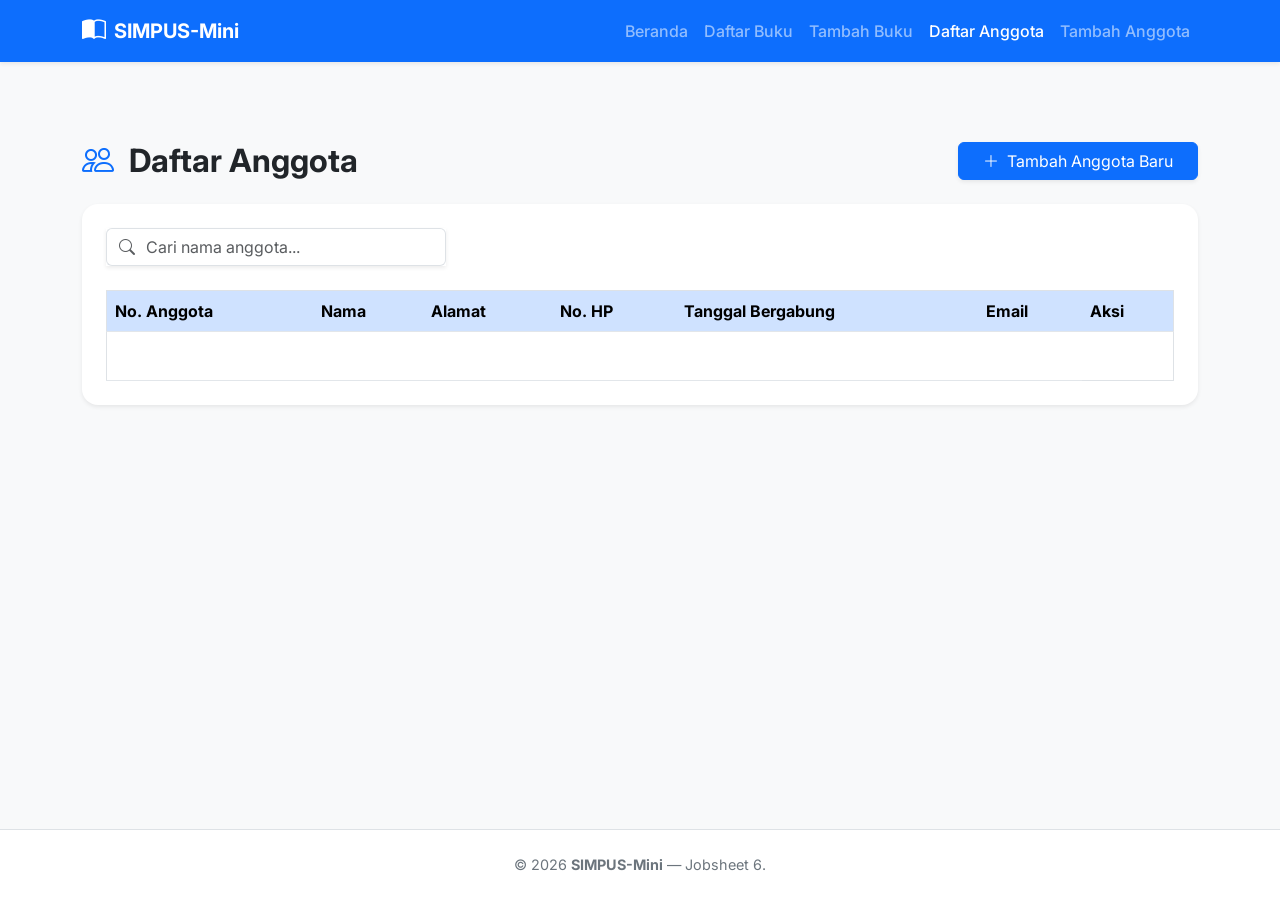
<file: anggota/list.html>
<!doctype html>
<html lang="id">
<head>
    <meta charset="UTF-8" />
    <meta name="viewport" content="width=device-width, initial-scale=1.0" />
    <title>SIMPUS-Mini | Daftar Anggota</title>
    <link rel="preconnect" href="https://fonts.googleapis.com">
    <link rel="preconnect" href="https://fonts.gstatic.com" crossorigin>
    <link href="https://fonts.googleapis.com/css2?family=Inter:wght@300;400;500;600;700&display=swap" rel="stylesheet">
    <link href="https://cdn.jsdelivr.net/npm/bootstrap@5.3.3/dist/css/bootstrap.min.css" rel="stylesheet" />
    <link rel="stylesheet" href="https://cdn.jsdelivr.net/npm/bootstrap-icons@1.11.3/font/bootstrap-icons.min.css">
    <link rel="stylesheet" href="../assets/css/style.css" />
</head>
<body class="bg-light">
    <header class="navbar navbar-expand-lg bg-primary sticky-top shadow-sm" data-bs-theme="dark">
        <div class="container">
            <a class="navbar-brand fw-bold d-flex align-items-center gap-2" href="../index.html">
                <i class="bi bi-book-half fs-4"></i> SIMPUS-Mini
            </a>
            <button class="navbar-toggler border-0" type="button" data-bs-toggle="collapse" data-bs-target="#navMenu" aria-controls="navMenu" aria-expanded="false" aria-label="Toggle navigation">
                <span class="navbar-toggler-icon"></span>
            </button>
            <div class="collapse navbar-collapse" id="navMenu">
                <ul class="navbar-nav ms-auto fw-medium">
                    <li class="nav-item"><a class="nav-link" href="../index.html">Beranda</a></li>
                    <li class="nav-item"><a class="nav-link" href="../buku/list.html">Daftar Buku</a></li>
                    <li class="nav-item"><a class="nav-link" href="../buku/tambah.html">Tambah Buku</a></li>
                    <li class="nav-item"><a class="nav-link active" href="list.html">Daftar Anggota</a></li>
                    <li class="nav-item"><a class="nav-link" href="tambah.html">Tambah Anggota</a></li>
                </ul>
            </div>
        </div>
    </header>

    <main class="container py-5">
        <div class="d-flex flex-column flex-md-row justify-content-between align-items-md-center mb-4 gap-3">
            <h2 class="fw-bold mb-0 text-dark">
                <i class="bi bi-people text-primary me-2"></i> Daftar Anggota
            </h2>
            <a href="tambah.html" class="btn btn-primary shadow-sm px-4">
                <i class="bi bi-plus-lg me-1"></i> Tambah Anggota Baru
            </a>
        </div>
        
        <div class="card border-0 shadow-sm rounded-4">
            <div class="card-body p-4">
                <div class="row mb-4">
                    <div class="col-md-6 col-lg-4">
                        <div class="input-group shadow-sm">
                            <span class="input-group-text bg-white border-end-0" id="search-icon">
                                <i class="bi bi-search text-muted"></i>
                            </span>
                            <input type="text" id="search-input" class="form-control border-start-0 ps-0" placeholder="Cari nama anggota..." aria-describedby="search-icon">
                        </div>
                    </div>
                </div>
                
                <div class="table-responsive">
                    <table class="table table-hover align-middle border text-nowrap mb-0">
                        <thead class="table-primary text-center">
                            <tr>
                                <th>No. Anggota</th>
                                <th class="text-start">Nama</th>
                                <th>Alamat</th>
                                <th>No. HP</th>
                                <th>Tanggal Bergabung</th>
                                <th>Email</th>
                                <th>Aksi</th>
                            </tr>
                        </thead>
                        <tbody class="text-center">
                            <tr id="loading-row">
                                <td colspan="6" class="text-center py-4">
                                    <div id="loading-indicator" class="text-secondary" style="display:none;">
                                        <div class="spinner-border spinner-border-sm me-2" role="status"></div>
                                        <span>Memuat data...</span>
                                    </div>
                                </td>
                            </tr>
                        </tbody>
                    </table>
                </div>
            </div>
        </div>
    </main>

    <footer class="mt-auto py-4 text-center text-secondary border-top bg-white">
        <div class="container">
            <p class="mb-0">&copy; 2026 <strong>SIMPUS-Mini</strong> &mdash; Jobsheet 6.</p>
        </div>
    </footer>

    <script src="https://cdn.jsdelivr.net/npm/bootstrap@5.3.3/dist/js/bootstrap.bundle.min.js"></script>
    <script src="../assets/js/app.js"></script>
    <script src="../assets/js/anggota.js"></script>
</body>
</html>
</file>
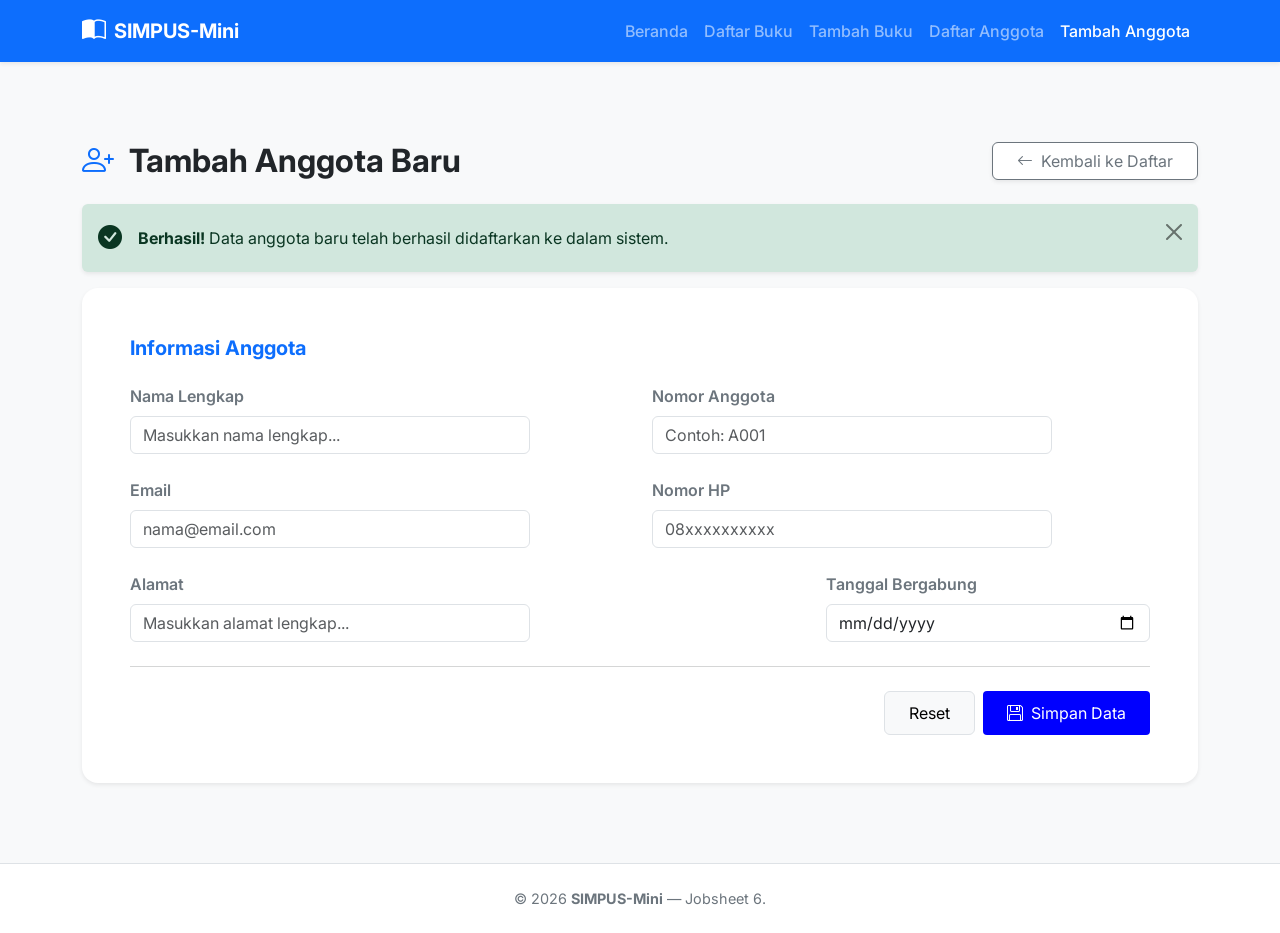
<file: anggota/tambah.html>
<!doctype html>
<html lang="id">
<head>
    <meta charset="UTF-8" />
    <meta name="viewport" content="width=device-width, initial-scale=1.0" />
    <title>SIMPUS-Mini | Tambah Anggota</title>
    <link rel="preconnect" href="https://fonts.googleapis.com">
    <link rel="preconnect" href="https://fonts.gstatic.com" crossorigin>
    <link href="https://fonts.googleapis.com/css2?family=Inter:wght@300;400;500;600;700&display=swap" rel="stylesheet">
    <link href="https://cdn.jsdelivr.net/npm/bootstrap@5.3.3/dist/css/bootstrap.min.css" rel="stylesheet" />
    <link rel="stylesheet" href="https://cdn.jsdelivr.net/npm/bootstrap-icons@1.11.3/font/bootstrap-icons.min.css">
    <link rel="stylesheet" href="../assets/css/style.css" />
</head>
<body class="bg-light">
    <header class="navbar navbar-expand-lg bg-primary sticky-top shadow-sm" data-bs-theme="dark">
        <div class="container">
            <a class="navbar-brand fw-bold d-flex align-items-center gap-2" href="../index.html">
                <i class="bi bi-book-half fs-4"></i> SIMPUS-Mini
            </a>
            <button class="navbar-toggler border-0" type="button" data-bs-toggle="collapse" data-bs-target="#navMenu" aria-controls="navMenu" aria-expanded="false" aria-label="Toggle navigation">
                <span class="navbar-toggler-icon"></span>
            </button>
            <div class="collapse navbar-collapse" id="navMenu">
                <ul class="navbar-nav ms-auto fw-medium">
                    <li class="nav-item"><a class="nav-link" href="../index.html">Beranda</a></li>
                    <li class="nav-item"><a class="nav-link" href="../buku/list.html">Daftar Buku</a></li>
                    <li class="nav-item"><a class="nav-link" href="../buku/tambah.html">Tambah Buku</a></li>
                    <li class="nav-item"><a class="nav-link" href="list.html">Daftar Anggota</a></li>
                    <li class="nav-item"><a class="nav-link active" href="tambah.html">Tambah Anggota</a></li>
                </ul>
            </div>
        </div>
    </header>

    <main class="container py-5">
        <div class="d-flex flex-column flex-md-row justify-content-between align-items-md-center mb-4 gap-3">
            <h2 class="fw-bold mb-0 text-dark">
                <i class="bi bi-person-plus text-primary me-2"></i> Tambah Anggota Baru
            </h2>
            <a href="list.html" class="btn btn-outline-secondary shadow-sm px-4 bg-white">
                <i class="bi bi-arrow-left me-1"></i> Kembali ke Daftar
            </a>
        </div>

        <div class="alert alert-success alert-dismissible fade show shadow-sm border-0 d-flex align-items-center" role="alert">
            <i class="bi bi-check-circle-fill fs-4 me-3"></i>
            <div>
                <strong>Berhasil!</strong> Data anggota baru telah berhasil didaftarkan ke dalam sistem.
            </div>
            <button type="button" class="btn-close" data-bs-dismiss="alert" aria-label="Close"></button>
        </div>

        <div class="card border-0 shadow-sm rounded-4">
            <div class="card-body p-4 p-md-5">
                <h5 class="card-title text-primary fw-bold mb-4">Informasi Anggota</h5>
                
                <form id="form-tambah">
                    <div class="row g-4">
                        <div class="col-md-6">
                            <label for="nama" class="form-label fw-semibold text-secondary">Nama Lengkap</label>
                            <input type="text" class="form-control" id="nama" name="nama" placeholder="Masukkan nama lengkap..." required />
                        </div>
                        
                        <div class="col-md-6">
                            <label for="no_anggota" class="form-label fw-semibold text-secondary">Nomor Anggota</label>
                            <input type="text" class="form-control" id="no_anggota" name="no_anggota" placeholder="Contoh: A001" required />
                        </div>
                        
                        <div class="col-md-6">
                            <label for="email" class="form-label fw-semibold text-secondary">Email</label>
                            <input type="email" class="form-control" id="email" name="email" placeholder="nama@email.com" />
                        </div>
                        
                        <div class="col-md-6">
                            <label for="no_hp" class="form-label fw-semibold text-secondary">Nomor HP</label>
                            <input type="text" class="form-control" id="no_hp" name="no_hp" placeholder="08xxxxxxxxxx" />
                        </div>
                        
                        <div class="col-md-8">
                            <label for="alamat" class="form-label fw-semibold text-secondary">Alamat</label>
                            <input type="text" class="form-control" id="alamat" name="alamat" placeholder="Masukkan alamat lengkap..." />
                        </div>
                        
                        <div class="col-md-4">
                            <label for="tanggal_bergabung" class="form-label fw-semibold text-secondary">Tanggal Bergabung</label>
                            <input type="date" class="form-control" id="tanggal_bergabung" name="tanggal_bergabung" min="1990-01-01" max="2026-12-31" />
                        </div>
                    </div>

                    <hr class="my-4 text-muted">

                    <div class="d-flex justify-content-end gap-2">
                        <button type="reset" class="btn btn-light px-4 border">Reset</button>
                        <button type="submit" class="btn btn-primary px-4">
                            <i class="bi bi-floppy me-1"></i> Simpan Data
                        </button>
                    </div>
                </form>
            </div>
        </div>
    </main>

    <footer class="mt-auto py-4 text-center text-secondary border-top bg-white">
        <div class="container">
            <p class="mb-0">&copy; 2026 <strong>SIMPUS-Mini</strong> &mdash; Jobsheet 6.</p>
        </div>
    </footer>

    <script src="https://cdn.jsdelivr.net/npm/bootstrap@5.3.3/dist/js/bootstrap.bundle.min.js"></script>
    <script src="../assets/js/app.js"></script>
    <script src="../assets/js/buku.js"></script>
</body>
</html>
</file>
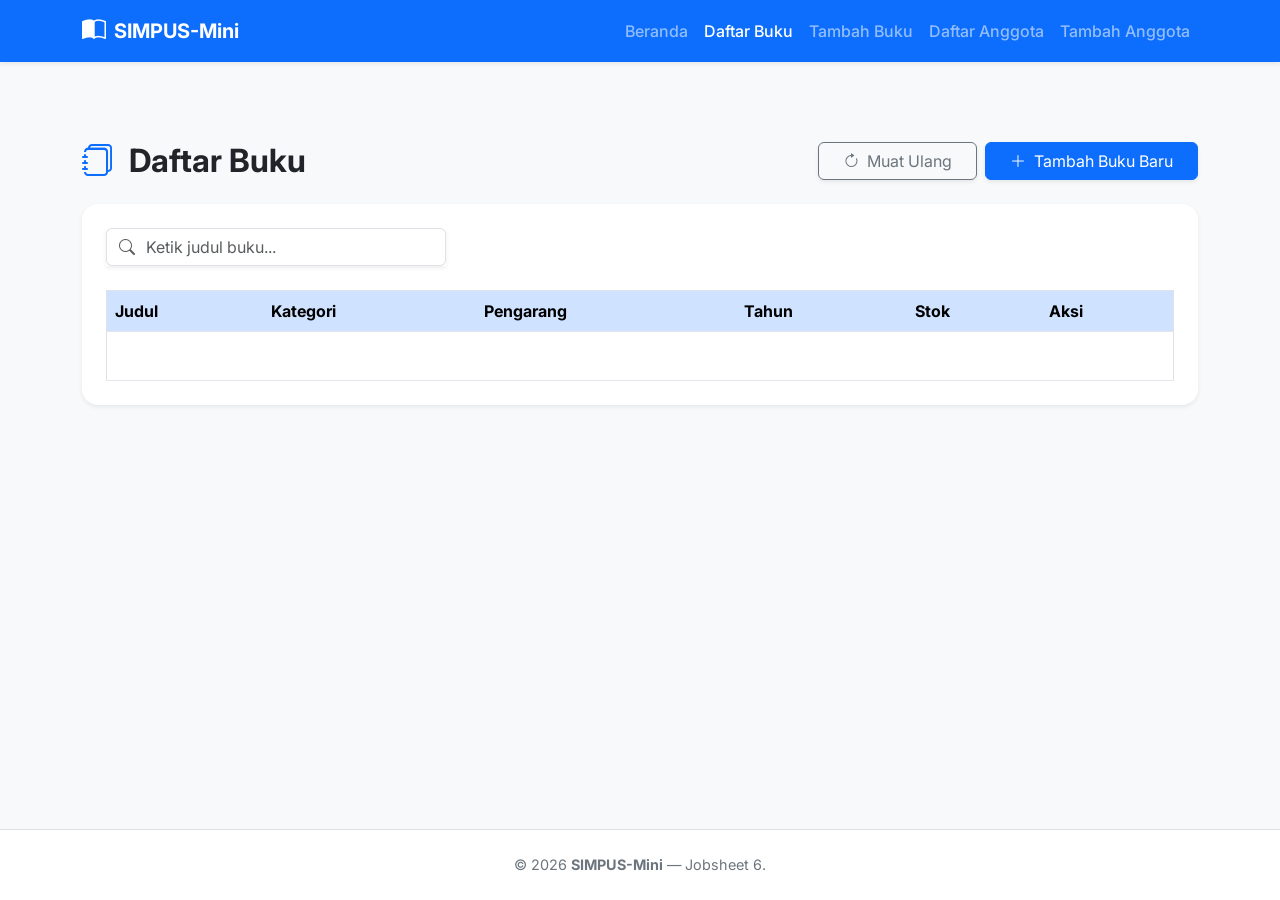
<file: buku/list.html>
<!doctype html>
<html lang="id">

<head>
    <meta charset="UTF-8" />
    <meta name="viewport" content="width=device-width, initial-scale=1.0" />
    <title>SIMPUS-Mini | Daftar Buku</title>
    
    <link rel="preconnect" href="https://fonts.googleapis.com">
    <link rel="preconnect" href="https://fonts.gstatic.com" crossorigin>
    <link href="https://fonts.googleapis.com/css2?family=Inter:wght@300;400;500;600;700&display=swap" rel="stylesheet">
    
    <link href="https://cdn.jsdelivr.net/npm/bootstrap@5.3.3/dist/css/bootstrap.min.css" rel="stylesheet" />
    <link rel="stylesheet" href="https://cdn.jsdelivr.net/npm/bootstrap-icons@1.11.3/font/bootstrap-icons.min.css">
    <link rel="stylesheet" href="../assets/css/style.css" />
</head>

<body class="bg-light">
    <header class="navbar navbar-expand-lg bg-primary sticky-top shadow-sm" data-bs-theme="dark">
        <div class="container">
            <a class="navbar-brand fw-bold d-flex align-items-center gap-2" href="../index.html">
                <i class="bi bi-book-half fs-4"></i> SIMPUS-Mini
            </a>
            <button class="navbar-toggler border-0" type="button" data-bs-toggle="collapse" data-bs-target="#navMenu"
                aria-controls="navMenu" aria-expanded="false" aria-label="Toggle navigation">
                <span class="navbar-toggler-icon"></span>
            </button>
            <div class="collapse navbar-collapse" id="navMenu">
                <ul class="navbar-nav ms-auto fw-medium">
                    <li class="nav-item"><a class="nav-link" href="../index.html">Beranda</a></li>
                    <li class="nav-item"><a class="nav-link active" href="list.html">Daftar Buku</a></li>
                    <li class="nav-item"><a class="nav-link" href="tambah.html">Tambah Buku</a></li>
                    <li class="nav-item"><a class="nav-link" href="../anggota/list.html">Daftar Anggota</a></li>
                    <li class="nav-item"><a class="nav-link" href="../anggota/tambah.html">Tambah Anggota</a></li>
                </ul>
            </div>
        </div>
    </header>

    <main class="container py-5">
        <div class="d-flex flex-column flex-md-row justify-content-between align-items-md-center mb-4 gap-3">
            <h2 class="fw-bold mb-0 text-dark">
                <i class="bi bi-journals text-primary me-2"></i> Daftar Buku
            </h2>
            <div class="d-flex gap-2">
                <button type="button" id="btn-muat-ulang" class="btn btn-outline-secondary shadow-sm px-4">
                    <i class="bi bi-arrow-clockwise me-1"></i> Muat Ulang
                </button>
                <a href="tambah.html" class="btn btn-primary shadow-sm px-4">
                    <i class="bi bi-plus-lg me-1"></i> Tambah Buku Baru
                </a>
            </div>
        </div>
        
        <div class="card border-0 shadow-sm rounded-4">
            <div class="card-body p-4">
                
                <div class="row mb-4">
                    <div class="col-md-6 col-lg-4">
                        <div class="input-group shadow-sm">
                            <span class="input-group-text bg-white border-end-0" id="search-icon">
                                <i class="bi bi-search text-muted"></i>
                            </span>
                            <input type="text" id="search-input" class="form-control border-start-0 ps-0" 
                                placeholder="Ketik judul buku..." aria-describedby="search-icon">
                        </div>
                    </div>
                </div>
                
                <div class="table-responsive">
                    <table class="table table-hover align-middle border text-nowrap mb-0">
                        <thead class="table-primary text-center">
                            <tr>
                                <th class="text-start">Judul</th>
                                <th>Kategori</th>
                                <th>Pengarang</th>
                                <th>Tahun</th>
                                <th>Stok</th>
                                <th>Aksi</th>
                            </tr>
                        </thead>
                        <tbody class="text-center">
                            <tr id="loading-row">
                                <td colspan="6" class="text-center py-4">
                                    <div id="loading-indicator" class="text-secondary" style="display:none;">
                                        <div class="spinner-border spinner-border-sm me-2" role="status"></div>
                                        <span>Memuat data...</span>
                                    </div>
                                </td>
                            </tr>
                        </tbody>
                    </table>
                </div>

            </div>
        </div>
    </main>

    <footer class="mt-auto py-4 text-center text-secondary border-top bg-white">
        <div class="container">
            <p class="mb-0">&copy; 2026 <strong>SIMPUS-Mini</strong> &mdash; Jobsheet 6.</p>
        </div>
    </footer>

    <script src="https://cdn.jsdelivr.net/npm/bootstrap@5.3.3/dist/js/bootstrap.bundle.min.js"></script>
    <script src="../assets/js/app.js"></script>
    <script src="../assets/js/buku.js"></script>
</body>

</html>
</file>
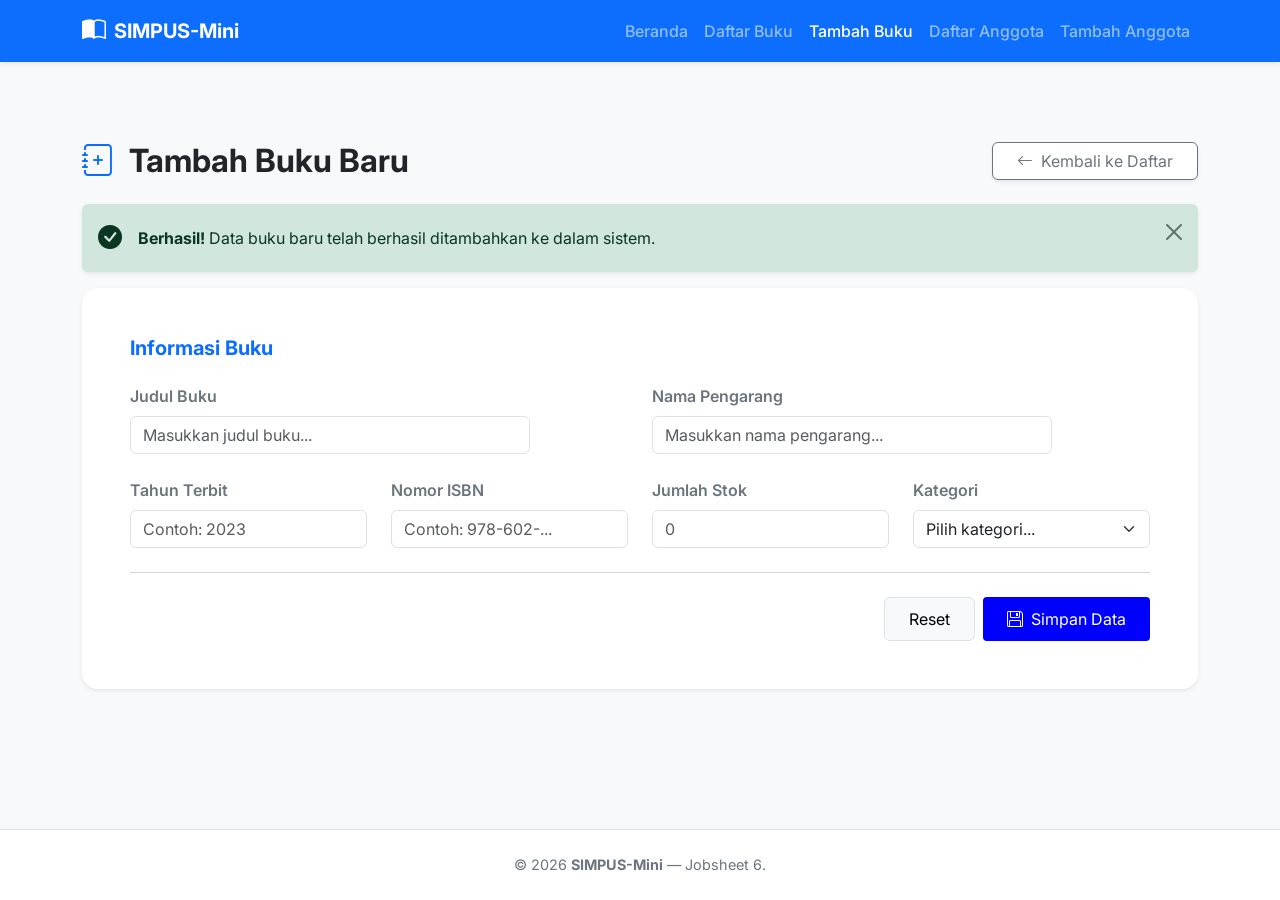
<file: buku/tambah.html>
<!doctype html>
<html lang="id">

<head>
    <meta charset="UTF-8" />
    <meta name="viewport" content="width=device-width, initial-scale=1.0" />
    <title>SIMPUS-Mini | Tambah Buku</title>
    
    <link rel="preconnect" href="https://fonts.googleapis.com">
    <link rel="preconnect" href="https://fonts.gstatic.com" crossorigin>
    <link href="https://fonts.googleapis.com/css2?family=Inter:wght@300;400;500;600;700&display=swap" rel="stylesheet">
    
    <link href="https://cdn.jsdelivr.net/npm/bootstrap@5.3.3/dist/css/bootstrap.min.css" rel="stylesheet" />
    
    <link rel="stylesheet" href="https://cdn.jsdelivr.net/npm/bootstrap-icons@1.11.3/font/bootstrap-icons.min.css">
    
    <link rel="stylesheet" href="../assets/css/style.css" />
</head>

<body class="bg-light">
    <header class="navbar navbar-expand-lg bg-primary sticky-top shadow-sm" data-bs-theme="dark">
        <div class="container">
            <a class="navbar-brand fw-bold d-flex align-items-center gap-2" href="../index.html">
                <i class="bi bi-book-half fs-4"></i> SIMPUS-Mini
            </a>
            <button class="navbar-toggler border-0" type="button" data-bs-toggle="collapse" data-bs-target="#navMenu"
                aria-controls="navMenu" aria-expanded="false" aria-label="Toggle navigation">
                <span class="navbar-toggler-icon"></span>
            </button>
            <div class="collapse navbar-collapse" id="navMenu">
                <ul class="navbar-nav ms-auto fw-medium">
                    <li class="nav-item"><a class="nav-link" href="../index.html">Beranda</a></li>
                    <li class="nav-item"><a class="nav-link" href="list.html">Daftar Buku</a></li>
                    <li class="nav-item"><a class="nav-link active" href="tambah.html">Tambah Buku</a></li>
                    <li class="nav-item"><a class="nav-link" href="../anggota/list.html">Daftar Anggota</a></li>
                    <li class="nav-item"><a class="nav-link" href="../anggota/tambah.html">Tambah Anggota</a></li>
                </ul>
            </div>
        </div>
    </header>

    <main class="container py-5">
        
        <div class="d-flex flex-column flex-md-row justify-content-between align-items-md-center mb-4 gap-3">
            <h2 class="fw-bold mb-0 text-dark">
                <i class="bi bi-journal-plus text-primary me-2"></i> Tambah Buku Baru
            </h2>
            <a href="list.html" class="btn btn-outline-secondary shadow-sm px-4 bg-white">
                <i class="bi bi-arrow-left me-1"></i> Kembali ke Daftar
            </a>
        </div>

        <div class="alert alert-success alert-dismissible fade show shadow-sm border-0 d-flex align-items-center" role="alert">
            <i class="bi bi-check-circle-fill fs-4 me-3"></i>
            <div>
                <strong>Berhasil!</strong> Data buku baru telah berhasil ditambahkan ke dalam sistem.
            </div>
            <button type="button" class="btn-close" data-bs-dismiss="alert" aria-label="Close"></button>
        </div>

        <div class="card border-0 shadow-sm rounded-4">
            <div class="card-body p-4 p-md-5">
                
                <h5 class="card-title text-primary fw-bold mb-4">Informasi Buku</h5>
                
                <form id="form-tambah">
                    <div class="row g-4">
                        <div class="col-md-6">
                            <label for="judul" class="form-label fw-semibold text-secondary">Judul Buku</label>
                            <input type="text" class="form-control" name="judul" id="judul" placeholder="Masukkan judul buku..." required />
                        </div>

                        <div class="col-md-6">
                            <label for="pengarang" class="form-label fw-semibold text-secondary">Nama Pengarang</label>
                            <input type="text" class="form-control" name="pengarang" id="pengarang" placeholder="Masukkan nama pengarang..." required />
                        </div>

                        <div class="col-md-6 col-lg-3">
                            <label for="tahun" class="form-label fw-semibold text-secondary">Tahun Terbit</label>
                            <input type="number" class="form-control" name="tahun" id="tahun" min="1990" max="2026" placeholder="Contoh: 2023" required />
                        </div>

                        <div class="col-md-6 col-lg-3">
                            <label for="isbn" class="form-label fw-semibold text-secondary">Nomor ISBN</label>
                            <input type="text" class="form-control" name="isbn" id="isbn" placeholder="Contoh: 978-602-..." required />
                        </div>

                        <div class="col-md-6 col-lg-3">
                            <label for="stok" class="form-label fw-semibold text-secondary">Jumlah Stok</label>
                            <input type="number" class="form-control" name="stok" id="stok" min="0" placeholder="0" required />
                        </div>

                        <div class="col-md-6 col-lg-3">
                            <label for="kategori" class="form-label fw-semibold text-secondary">Kategori</label>
                            <select class="form-select" id="kategori" name="kategori" required>
                                <option value="" disabled selected>Pilih kategori...</option>
                                <option value="fiksi">Fiksi</option>
                                <option value="non-fiksi">Non-Fiksi</option>
                                <option value="referensi">Referensi</option>
                            </select>
                        </div>
                    </div>

                    <hr class="my-4 text-muted">

                    <div class="d-flex justify-content-end gap-2">
                        <button type="reset" class="btn btn-light px-4 border">Reset</button>
                        <button type="submit" class="btn btn-primary px-4">
                            <i class="bi bi-floppy me-1"></i> Simpan Data
                        </button>
                    </div>
                </form>

            </div>
        </div>
    </main>

    <footer class="mt-auto py-4 text-center text-secondary border-top bg-white">
        <div class="container">
            <p class="mb-0">&copy; 2026 <strong>SIMPUS-Mini</strong> &mdash; Jobsheet 6.</p>
        </div>
    </footer>
    
    <script src="https://cdn.jsdelivr.net/npm/bootstrap@5.3.3/dist/js/bootstrap.bundle.min.js"></script>
    <script src="../assets/js/app.js"></script>
    <script src="../assets/js/buku.js"></script>
</body>

</html>
</file>
<file: assets/css/style.css>
/* ===== Reset & Base ===== */
* {
    box-sizing: border-box;
    margin: 0;
    padding: 0;
}

body {
    font-family: 'Inter', "Segoe UI", Arial, sans-serif;
    color: #2b2b2b;
    background-color: #f5f6f8;
    display: flex;
    flex-direction: column;
    min-height: 100vh;
    line-height: 1.5;
}

a {
    color: #0000FF;
    text-decoration: none;
}

a:hover {
    text-decoration: underline;
}

/* ===== Header & Navbar ===== */
header {
    background-color: #0000FF;
    color: #fff;
    padding: 1rem 1.5rem;
    display: flex;
    align-items: center;
    justify-content: space-between;
    flex-wrap: wrap;
    position: relative;
}

header h1 {
    font-size: 1.4rem;
}

/* Checkbox & Hamburger Toggle (Mobile First) */
.nav-toggle {
    display: none;
}

.nav-toggle-label {
    display: block; /* Tampil di mobile */
    font-size: 1.6rem;
    color: #fff;
    background: none;
    border: none;
    cursor: pointer;
}

header nav {
    display: none;
    width: 100%;
    order: 3;
    margin-top: 1rem;
    max-height: 0;
    overflow: hidden;
    opacity: 0;
    transition: max-height 0.4s ease-in-out, opacity 0.3s ease-in-out;
}

/* Mendukung JS (.nav-open) maupun murni CSS (checkbox:checked) */
.nav-toggle:checked ~ nav,
header nav.nav-open {
    display: block;
    max-height: 300px;
    opacity: 1;
}

header nav ul {
    list-style: none;
    display: flex;
    flex-direction: column;
    gap: 0.75rem;
}

header nav a {
    color: #fff;
    font-weight: 500;
}

/* ===== Main Layout & Sections ===== */
main {
    flex: 1; /* Mendorong footer ke bawah (min-height: 100vh) */
    width: 100%;
    max-width: 1000px;
    margin: 2rem auto;
    padding: 0 1.5rem;
}

section {
    background-color: #fff;
    border-radius: 8px;
    padding: 1.5rem;
    margin-bottom: 1.5rem;
    box-shadow: 0 1px 3px rgba(0, 0, 0, 0.08);
}

section h2 {
    margin-bottom: 1rem;
    color: #0000FF;
}

/* ===== Kartu Statistik & Summary (CSS Grid) ===== */
main section:nth-of-type(2) {
    display: grid;
    grid-template-columns: 1fr; /* Mobile-first: 1 kolom */
    gap: 1rem;
}

main section:nth-of-type(2) article,
.summary-card {
    background-color: #eaf1f8;
    border-radius: 8px;
    padding: 1.25rem;
    text-align: center;
    transition: transform 0.3s ease, box-shadow 0.3s ease;
}

main section:nth-of-type(2) article:hover,
.summary-card:hover {
    transform: translateY(-8px);
    box-shadow: 0 15px 25px rgba(0, 0, 0, 0.1) !important;
}

main section:nth-of-type(2) article h3 {
    font-size: 0.95rem;
    color: #55677a;
    margin-bottom: 0.5rem;
}

main section:nth-of-type(2) article p {
    font-size: 1.8rem;
    font-weight: 700;
    color: #0000FF;
}

.summary-icon {
    width: 70px;
    height: 70px;
    display: flex;
    align-items: center;
    justify-content: center;
    border-radius: 50%;
    margin: 0 auto 0.5rem auto;
}

/* ===== Form ===== */
form p {
    margin-bottom: 1rem;
}

form label {
    display: block;
    margin-bottom: 0.5rem;
    font-weight: 500;
    color: #444;
}

form input, 
form select {
    width: 100%;
    max-width: 100%;
    padding: 0.55rem 0.7rem;
    border: 1px solid #cdd4da;
    border-radius: 4px;
    font-size: 1rem;
}

form button[type="submit"] {
    background-color: #0000FF;
    color: #fff;
    border: none;
    padding: 0.6rem 1.5rem;
    border-radius: 4px;
    font-size: 1rem;
    cursor: pointer;
}

form button[type="submit"]:hover {
    background-color: #164869;
}

/* ===== Tabel (Standar & Custom) ===== */
table {
    width: 100%;
    border-collapse: collapse;
}

th, td {
    text-align: left;
    padding: 0.65rem 0.75rem;
    border-bottom: 1px solid #e2e6ea;
}

thead {
    background-color: #0000FF;
    color: #fff;
    border-bottom: none;
}

tbody tr:nth-child(even) {
    background-color: #f7f9fb;
}

tbody tr:hover {
    background-color: #eef4fa;
}

td button {
    padding: 0.35rem 0.7rem;
    margin-right: 0.35rem;
    border: none;
    border-radius: 4px;
    cursor: pointer;
    font-size: 0.85rem;
}

td button:first-of-type { background-color: #f0ad4e; color: #fff; }
td button:nth-of-type(2) { background-color: #228B22; color: #fff; }
td button:last-of-type { background-color: #d9534f; color: #fff; }

/* Custom Table Theme */
.custom-table {
    width: 100%;
    border-collapse: collapse;
}

.custom-table th, .custom-table td {
    padding: 1rem;
    border-bottom: 1px solid #e2e6ea;
}

.custom-table thead {
    background-color: #0d6efd;
    color: #fff;
}

.custom-table tbody tr:nth-child(even) {
    background-color: #f8f9fa;
}

.custom-table tbody tr:hover {
    background-color: #eef4fa;
}

.table-responsive,
.code-responsive {
    overflow-x: auto;
    width: 100%;
}

/* ===== Utility & Components ===== */
.login-wrapper {
    max-width: 450px;
    margin: 10vh auto;
    padding: 2rem;
    background: #fff;
    border-radius: 12px;
    box-shadow: 0 5px 20px rgba(0,0,0,0.05);
}

.search-box {
    margin-bottom: 1rem;
}

.search-box input {
    width: 100%;
    max-width: 320px;
    padding: 0.5rem 0.75rem;
    border: 1px solid #cdd4da;
    border-radius: 4px;
}

/* Flash & Error Messages */
.flash {
    padding: 0.75rem 1rem;
    border-radius: 6px;
    margin-bottom: 1rem;
    font-weight: 500;
}

.flash-success {
    background-color: #d4edda;
    color: #155724;
}

.flash-error {
    background-color: #f8d7da;
    color: #721c24;
}

.error {
    display: block;
    color: #dc3545;
    font-size: 0.875rem;
    margin-top: 0.25rem;
}

/* ===== Footer ===== */
footer {
    text-align: center;
    padding: 1.25rem;
    color: #7a8794;
    font-size: 0.9rem;
}

/* ===== Responsive Breakpoints ===== */

/* Tablet (481px ke atas) */
@media (min-width: 481px) {
    main section:nth-of-type(2) {
        grid-template-columns: repeat(2, 1fr);
    }
    
    form input, form select {
        max-width: 400px;
    }
}

/* Desktop (900px ke atas) */
@media (min-width: 900px) {
    main {
        max-width: 1000px;
    }

    /* Kembalikan Header & Navbar ke baris horizontal */
    .nav-toggle-label {
        display: none;
    }

    header nav {
        display: block;
        width: auto;
        order: unset;
        margin-top: 0;
        max-height: none;
        opacity: 1;
        overflow: visible;
    }

    header nav ul {
        flex-direction: row;
        gap: 1.25rem;
    }

    /* Ubah Grid ke 3 kolom seperti awal */
    main section:nth-of-type(2) {
        grid-template-columns: repeat(3, 1fr);
    }
}

/* Ekstra untuk spesifik navigasi JS / Bootstrap */
@media (min-width: 992px) {
    #navMenu {
        max-height: none;
        overflow: visible;
        opacity: 1;
    }
}

/* Large Desktop (1400px ke atas) */
@media (min-width: 1400px) {
    main {
        max-width: 1200px;
    }
}

/* Penyesuaian kecil di atas Bootstrap */
.stat-icon {
    width: 56px;
    height: 56px;
    border-radius: 50%;
    display: inline-flex;
    align-items: center;
    justify-content: center;
    font-size: 1.6rem;
}
.table th,
.table td {
    vertical-align: middle;
}
</file>
